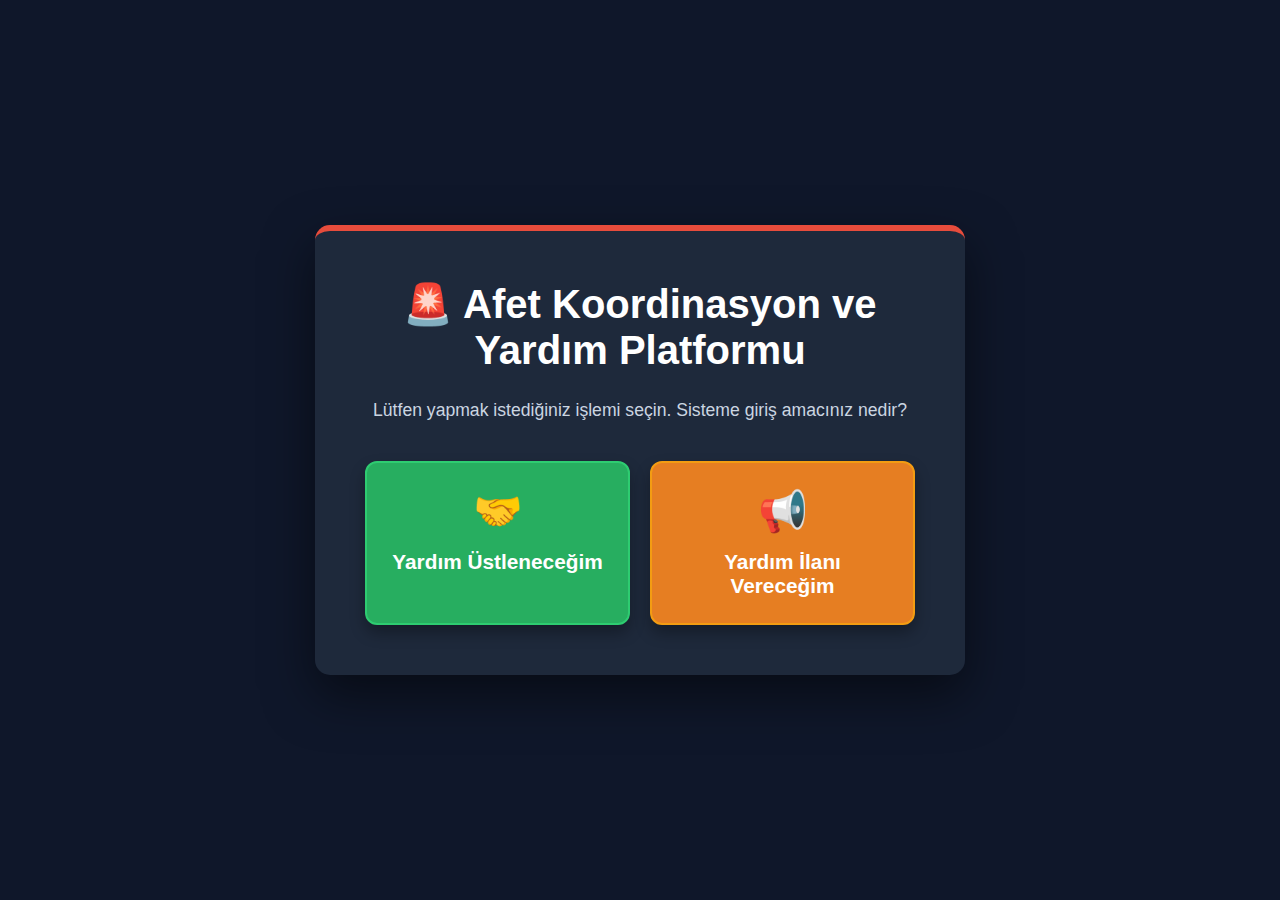
<file: index.html>
<!doctype html>
<html lang="tr">
  <head>
    <meta charset="UTF-8" />
    <meta name="viewport" content="width=device-width, initial-scale=1.0" />
    <title>Afet Koordinasyon Merkezi</title>
    <style>
      * {
        box-sizing: border-box;
        font-family: "Segoe UI", Tahoma, sans-serif;
      }
      body {
        margin: 0;
        background-color: #0f172a;
        color: white;
        display: flex;
        justify-content: center;
        align-items: center;
        min-height: 100vh; /* height yerine min-height yaptık ki taşmasın */
        padding: 20px; /* Mobilde kenarlara yapışmasın diye boşluk */
        text-align: center;
      }
      .giris-kutu {
        background: #1e293b;
        padding: 50px;
        border-radius: 15px;
        border-top: 6px solid #e74c3c;
        box-shadow: 0 20px 50px rgba(0, 0, 0, 0.5);
        max-width: 650px;
        width: 100%;
      }
      .giris-kutu h1 {
        margin-top: 0;
        font-size: 2.5rem;
      }
      .buton-grubu {
        display: flex;
        gap: 20px;
        margin-top: 40px;
        justify-content: center;
      }
      .secim-btn {
        flex: 1;
        padding: 25px;
        font-size: 1.3rem;
        font-weight: bold;
        border: none;
        border-radius: 12px;
        cursor: pointer;
        text-decoration: none;
        color: white;
        transition: 0.3s;
        display: flex;
        flex-direction: column;
        align-items: center;
        gap: 15px;
        box-shadow: 0 8px 15px rgba(0, 0, 0, 0.3);
      }
      .btn-ustlen {
        background-color: #27ae60;
        border: 2px solid #2ecc71;
      }
      .btn-ustlen:hover {
        background-color: #219150;
        transform: translateY(-5px);
        box-shadow: 0 12px 20px rgba(0, 0, 0, 0.4);
      }

      .btn-ilan {
        background-color: #e67e22;
        border: 2px solid #f39c12;
      }
      .btn-ilan:hover {
        background-color: #d35400;
        transform: translateY(-5px);
        box-shadow: 0 12px 20px rgba(0, 0, 0, 0.4);
      }

      /* =========================================
           📱 MOBİL EKRAN OPTİMİZASYONU 
           ========================================= */
      @media (max-width: 600px) {
        body {
          padding: 15px;
        }
        .giris-kutu {
          padding: 30px 20px; /* İç boşluğu daralttık ki butonlara yer kalsın */
        }
        .giris-kutu h1 {
          font-size: 1.8rem; /* Başlığı mobilde biraz küçülttük */
        }
        .buton-grubu {
          flex-direction: column;
          margin-top: 25px;
          gap: 15px; /* Butonların arasını biraz kıstık */
        }
        .secim-btn {
          padding: 15px;
          font-size: 1.1rem; /* Buton içi yazıyı optimize ettik */
        }
        .secim-btn span {
          font-size: 2rem !important; /* Emojileri bir tık küçülttük */
        }
      }
    </style>
  </head>
  <body>
    <div class="giris-kutu">
      <h1>🚨 Afet Koordinasyon ve Yardım Platformu</h1>
      <p style="color: #cbd5e1; font-size: 1.1rem; margin-bottom: 10px">
        Lütfen yapmak istediğiniz işlemi seçin. Sisteme giriş amacınız nedir?
      </p>

      <div class="buton-grubu">
        <a href="yardim-ustlen.html" class="secim-btn btn-ustlen">
          <span style="font-size: 2.5rem">🤝</span>
          Yardım Üstleneceğim
        </a>

        <a href="ilan-ver.html" class="secim-btn btn-ilan">
          <span style="font-size: 2.5rem">📢</span>
          Yardım İlanı Vereceğim
        </a>
      </div>
    </div>
  </body>
</html>
</file>
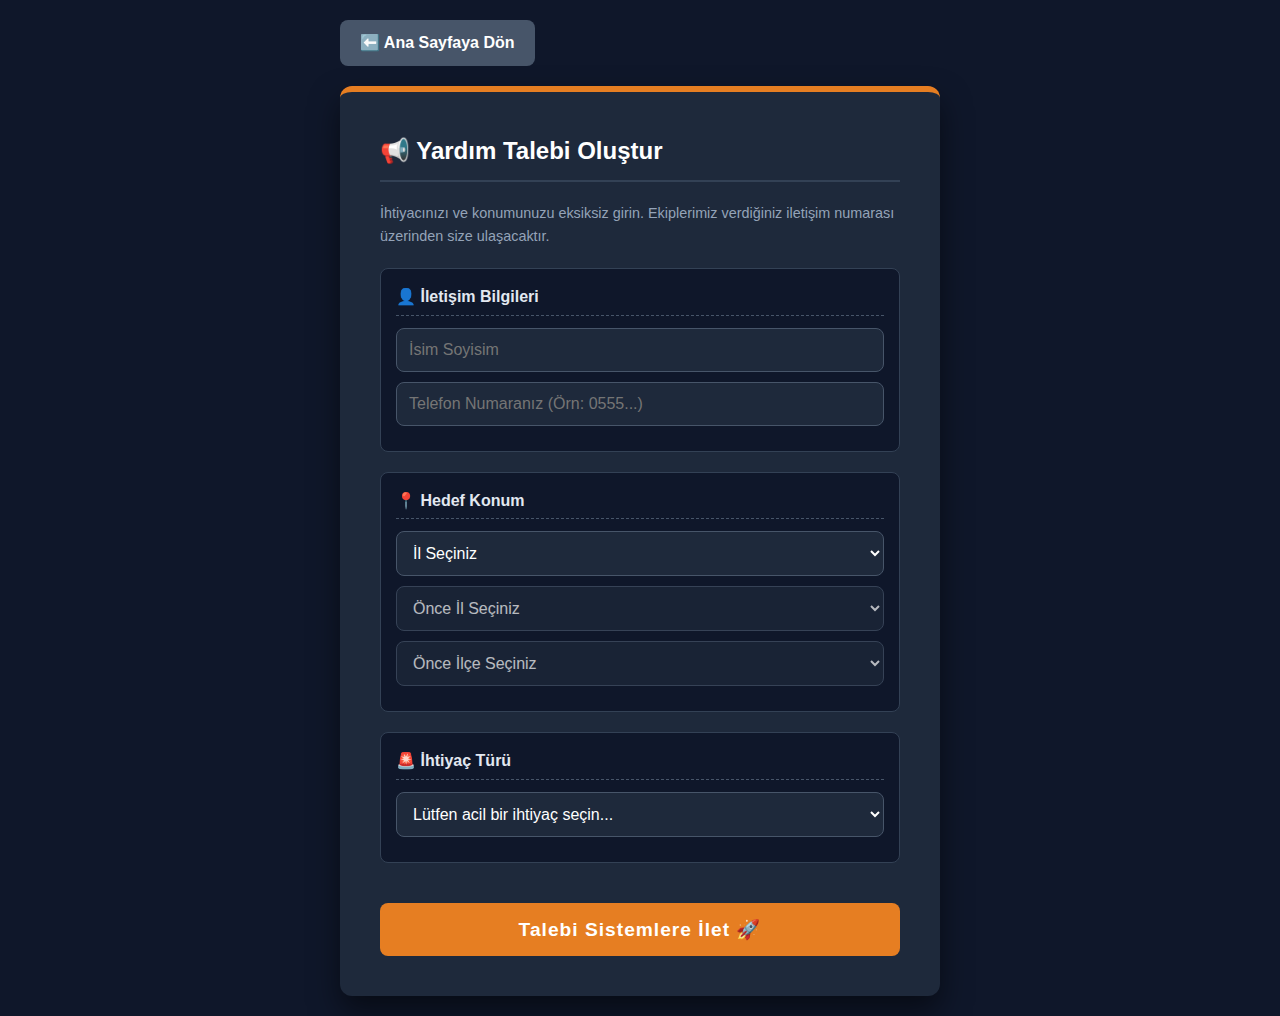
<file: ilan-ver.html>
<!doctype html>
<html lang="tr">
  <head>
    <meta charset="UTF-8" />
    <meta name="viewport" content="width=device-width, initial-scale=1.0" />
    <title>Yeni İlan Ver</title>
    <link rel="stylesheet" href="style.css" />
    <style>
      body {
        display: flex;
        flex-direction: column;
        align-items: center;
        justify-content: center;
        min-height: 100vh;
        padding: 20px;
        background-color: #0f172a;
      }
      .form-kapsayici {
        background: #1e293b;
        padding: 40px;
        border-radius: 12px;
        border-top: 6px solid #e67e22;
        box-shadow: 0 15px 30px rgba(0, 0, 0, 0.5);
        max-width: 600px;
        width: 100%;
        margin-top: 20px;
      }
      .form-kapsayici h2 {
        color: white;
        margin-top: 0;
        border-bottom: 2px solid #334155;
        padding-bottom: 10px;
      }
      .form-grup {
        margin-bottom: 20px;
        background: #0f172a;
        padding: 15px;
        border-radius: 8px;
        border: 1px solid #334155;
      }
      .form-grup label {
        display: block;
        color: #e2e8f0;
        margin-bottom: 12px;
        font-weight: bold;
        border-bottom: 1px dashed #475569;
        padding-bottom: 5px;
      }
      .form-grup input,
      .form-grup select,
      .form-grup textarea {
        width: 100%;
        padding: 12px;
        border-radius: 8px;
        border: 1px solid #475569;
        background: #1e293b;
        color: white;
        font-size: 1rem;
        margin-bottom: 10px;
      }
      .form-grup input:focus,
      .form-grup select:focus,
      .form-grup textarea:focus {
        outline: none;
        border-color: #e67e22;
      }
      .geri-btn {
        background: #475569;
        color: white;
        padding: 10px 20px;
        text-decoration: none;
        border-radius: 8px;
        font-weight: bold;
        display: inline-block;
        transition: 0.3s;
      }
      .geri-btn:hover {
        background: #334155;
        transform: translateX(-5px);
      }
      #ozel-ilan-alani {
        display: none;
      }
    </style>
  </head>
  <body>
    <div style="width: 100%; max-width: 600px">
      <a href="index.html" class="geri-btn">⬅️ Ana Sayfaya Dön</a>
    </div>

    <div class="form-kapsayici">
      <h2>📢 Yardım Talebi Oluştur</h2>
      <p style="color: #94a3b8; font-size: 0.9rem; margin-bottom: 20px">
        İhtiyacınızı ve konumunuzu eksiksiz girin. Ekiplerimiz verdiğiniz
        iletişim numarası üzerinden size ulaşacaktır.
      </p>

      <form id="yeni-ilan-formu">
        <div class="form-grup">
          <label>👤 İletişim Bilgileri</label>
          <input
            type="text"
            id="ilan-isim"
            placeholder="İsim Soyisim"
            required
          />
          <input
            type="tel"
            id="telefon"
            placeholder="Telefon Numaranız (Örn: 0555...)"
            pattern="[0-9]{10,11}"
            title="Lütfen 10 veya 11 haneli geçerli bir numara girin"
            required
          />
        </div>

        <div class="form-grup">
          <label>📍 Hedef Konum</label>
          <select id="ilan-sehir" onchange="ilceDoldur()" required>
            <option value="">İl Seçiniz</option>
          </select>
          <select id="ilan-ilce" onchange="mahalleDoldur()" disabled required>
            <option value="">Önce İl Seçiniz</option>
          </select>
          <select id="ilan-mahalle" disabled required>
            <option value="">Önce İlçe Seçiniz</option>
          </select>
        </div>

        <div class="form-grup">
          <label>🚨 İhtiyaç Türü</label>
          <select id="ihtiyac-secimi" required>
            <option value="">Lütfen acil bir ihtiyaç seçin...</option>
            <option value="1">Bebek Maması ve Temiz Su</option>
            <option value="2">Öğrenci Evinde Boş Oda (Barınma)</option>
            <option value="3">İnsülin ve Soğutucu Çanta</option>
            <option value="4">Geçici Yuva veya Klinik Aracı (Hayvanlar)</option>
            <option value="5">Ücretsiz YKS Matematik Dersi</option>
            <option value="6">İkinci El Laptop İhtiyacı</option>
            <option value="7">Gönüllü Psikolog Desteği</option>
            <option value="8">Powerbank ve Şarj İstasyonu</option>
            <option value="ozel" style="font-weight: bold; color: #e67e22">
              ⚠️ Farklı Bir İhtiyacım Var (Özel İlan)
            </option>
          </select>
        </div>

        <div
          id="ozel-ilan-alani"
          class="form-grup"
          style="border-color: #e67e22"
        >
          <label style="color: #e67e22">⚠️ Özel İlan Detayları</label>
          <input
            type="text"
            id="ilan-baslik"
            placeholder="Örn: 3 Aile için Çadır İhtiyacı"
          />
          <textarea
            id="ilan-aciklama"
            rows="4"
            placeholder="Durumu ve tam ihtiyacı anlatın..."
          ></textarea>
        </div>

        <button
          type="submit"
          class="gonder-btn"
          style="
            width: 100%;
            padding: 15px;
            background: #e67e22;
            color: white;
            border: none;
            border-radius: 8px;
            font-size: 1.2rem;
            font-weight: bold;
            cursor: pointer;
          "
        >
          Talebi Sistemlere İlet 🚀
        </button>
      </form>
    </div>

    <script>
      const lojistikAg = {
        Düzce: {
          Merkez: ["Kültür Mah.", "Uzunmustafa Mah.", "Konuralp"],
          Akçakoca: ["Osmaniye Mah.", "Yalı Mah."],
        },
        Hatay: {
          Antakya: ["Emek Mah.", "Cebrail Mah."],
          Defne: ["Armutlu Mah.", "Sümerler Mah."],
        },
        Kahramanmaraş: { Pazarcık: ["Narlı Mah."], Elbistan: ["Güneşli Mah."] },
      };

      document.addEventListener("DOMContentLoaded", () => {
        const sehirSelect = document.getElementById("ilan-sehir");
        for (let sehir in lojistikAg) {
          sehirSelect.add(new Option(sehir, sehir));
        }
      });

      function ilceDoldur() {
        const sehir = document.getElementById("ilan-sehir").value;
        const ilceSel = document.getElementById("ilan-ilce");
        const mahSel = document.getElementById("ilan-mahalle");

        ilceSel.innerHTML = '<option value="">İlçe Seçiniz</option>';
        mahSel.innerHTML = '<option value="">Önce İlçe Seçiniz</option>';
        mahSel.disabled = true;

        if (sehir) {
          ilceSel.disabled = false;
          for (let ilce in lojistikAg[sehir]) {
            ilceSel.add(new Option(ilce, ilce));
          }
        } else {
          ilceSel.disabled = true;
        }
      }

      function mahalleDoldur() {
        const sehir = document.getElementById("ilan-sehir").value;
        const ilce = document.getElementById("ilan-ilce").value;
        const mahSel = document.getElementById("ilan-mahalle");

        mahSel.innerHTML = '<option value="">Mahalle Seçiniz</option>';

        if (ilce) {
          mahSel.disabled = false;
          lojistikAg[sehir][ilce].forEach((m) => mahSel.add(new Option(m, m)));
        } else {
          mahSel.disabled = true;
        }
      }

      const secimKutusu = document.getElementById("ihtiyac-secimi");
      const ozelAlan = document.getElementById("ozel-ilan-alani");
      const baslikInput = document.getElementById("ilan-baslik");
      const aciklamaInput = document.getElementById("ilan-aciklama");

      secimKutusu.addEventListener("change", function () {
        if (this.value === "ozel") {
          ozelAlan.style.display = "block";
          baslikInput.required = true;
          aciklamaInput.required = true;
        } else {
          ozelAlan.style.display = "none";
          baslikInput.required = false;
          aciklamaInput.required = false;
        }
      });

      document
        .getElementById("yeni-ilan-formu")
        .addEventListener("submit", function (e) {
          e.preventDefault();
          const secilenDeger = secimKutusu.value;
          const isim = document.getElementById("ilan-isim").value;

          if (secilenDeger === "ozel") {
            alert(
              `Sayın ${isim}, özel ilanınız tarafımıza ulaştırılmıştır. Ekiplerimiz en kısa sürede dönüş yapacaktır.`,
            );
            this.reset();
            ozelAlan.style.display = "none";
            window.location.href = "index.html";
          } else {
            let canliIlanlar = JSON.parse(localStorage.getItem("canliIlanlar"));

            if (!canliIlanlar) {
              canliIlanlar = [
                {
                  id: "1",
                  kategori: "gida",
                  baslik: "Bebek Maması ve Temiz Su",
                  aciklama:
                    "Bölgedeki 3 aile için acil 1 numara bebek maması ve 5 damacana su ihtiyacı.",
                  talepSayisi: 47,
                },
                {
                  id: "2",
                  kategori: "barinma",
                  baslik: "Öğrenci Evinde Boş Oda",
                  aciklama: "Öğrenciyim geçici olarak kalacak yer arıyorum.",
                  talepSayisi: 14,
                },
                {
                  id: "3",
                  kategori: "saglik",
                  baslik: "İnsülin ve Soğutucu Çanta",
                  aciklama:
                    "Tip 1 diyabet hastası için acil insülin kalemi ve soğutucu çanta desteği.",
                  talepSayisi: 28,
                },
                {
                  id: "4",
                  kategori: "hayvanlar",
                  baslik: "Geçici Yuva veya Klinik Aracı",
                  aciklama:
                    "Yaralı 2 kedi için acil nakil aracı ve geçici yuva sağlayabilecek gönüllüler aranıyor.",
                  talepSayisi: 9,
                },
                {
                  id: "5",
                  kategori: "egitim",
                  baslik: "Ücretsiz YKS Matematik Dersi",
                  aciklama:
                    "Sınava hazırlanan depremzede öğrencilere online veya yüz yüze matematik desteği.",
                  talepSayisi: 35,
                },
                {
                  id: "6",
                  kategori: "esya",
                  baslik: "İkinci El Laptop İhtiyacı",
                  aciklama:
                    "Uzaktan eğitim gören üniversite öğrencisi için çalışır durumda bilgisayar.",
                  talepSayisi: 12,
                },
                {
                  id: "7",
                  kategori: "psikoloji",
                  baslik: "Gönüllü Psikolog Desteği",
                  aciklama:
                    "Çocuklar için oyun terapisi ve yetişkinler için travma sonrası destek sağlayacak uzman.",
                  talepSayisi: 22,
                },
                {
                  id: "8",
                  kategori: "lojistik",
                  baslik: "Powerbank ve Şarj İstasyonu",
                  aciklama:
                    "İletişimin kopmaması için çadır kente acil çoklu şarj istasyonu ve dolu powerbank'ler.",
                  talepSayisi: 56,
                },
              ];
            }

            const ilan = canliIlanlar.find(
              (i) => String(i.id) === String(secilenDeger),
            );
            if (ilan) {
              ilan.talepSayisi += 1;
              localStorage.setItem(
                "canliIlanlar",
                JSON.stringify(canliIlanlar),
              );

              alert(
                `Talebiniz alındı Sayın ${isim}! Lojistik ekiplerimiz sizinle irtibata geçecektir. Ana panele yönlendiriliyorsunuz...`,
              );
              setTimeout(() => {
                window.location.assign("yardim-ustlen.html");
              }, 500);
            }
          }
        });
    </script>
  </body>
</html>
</file>
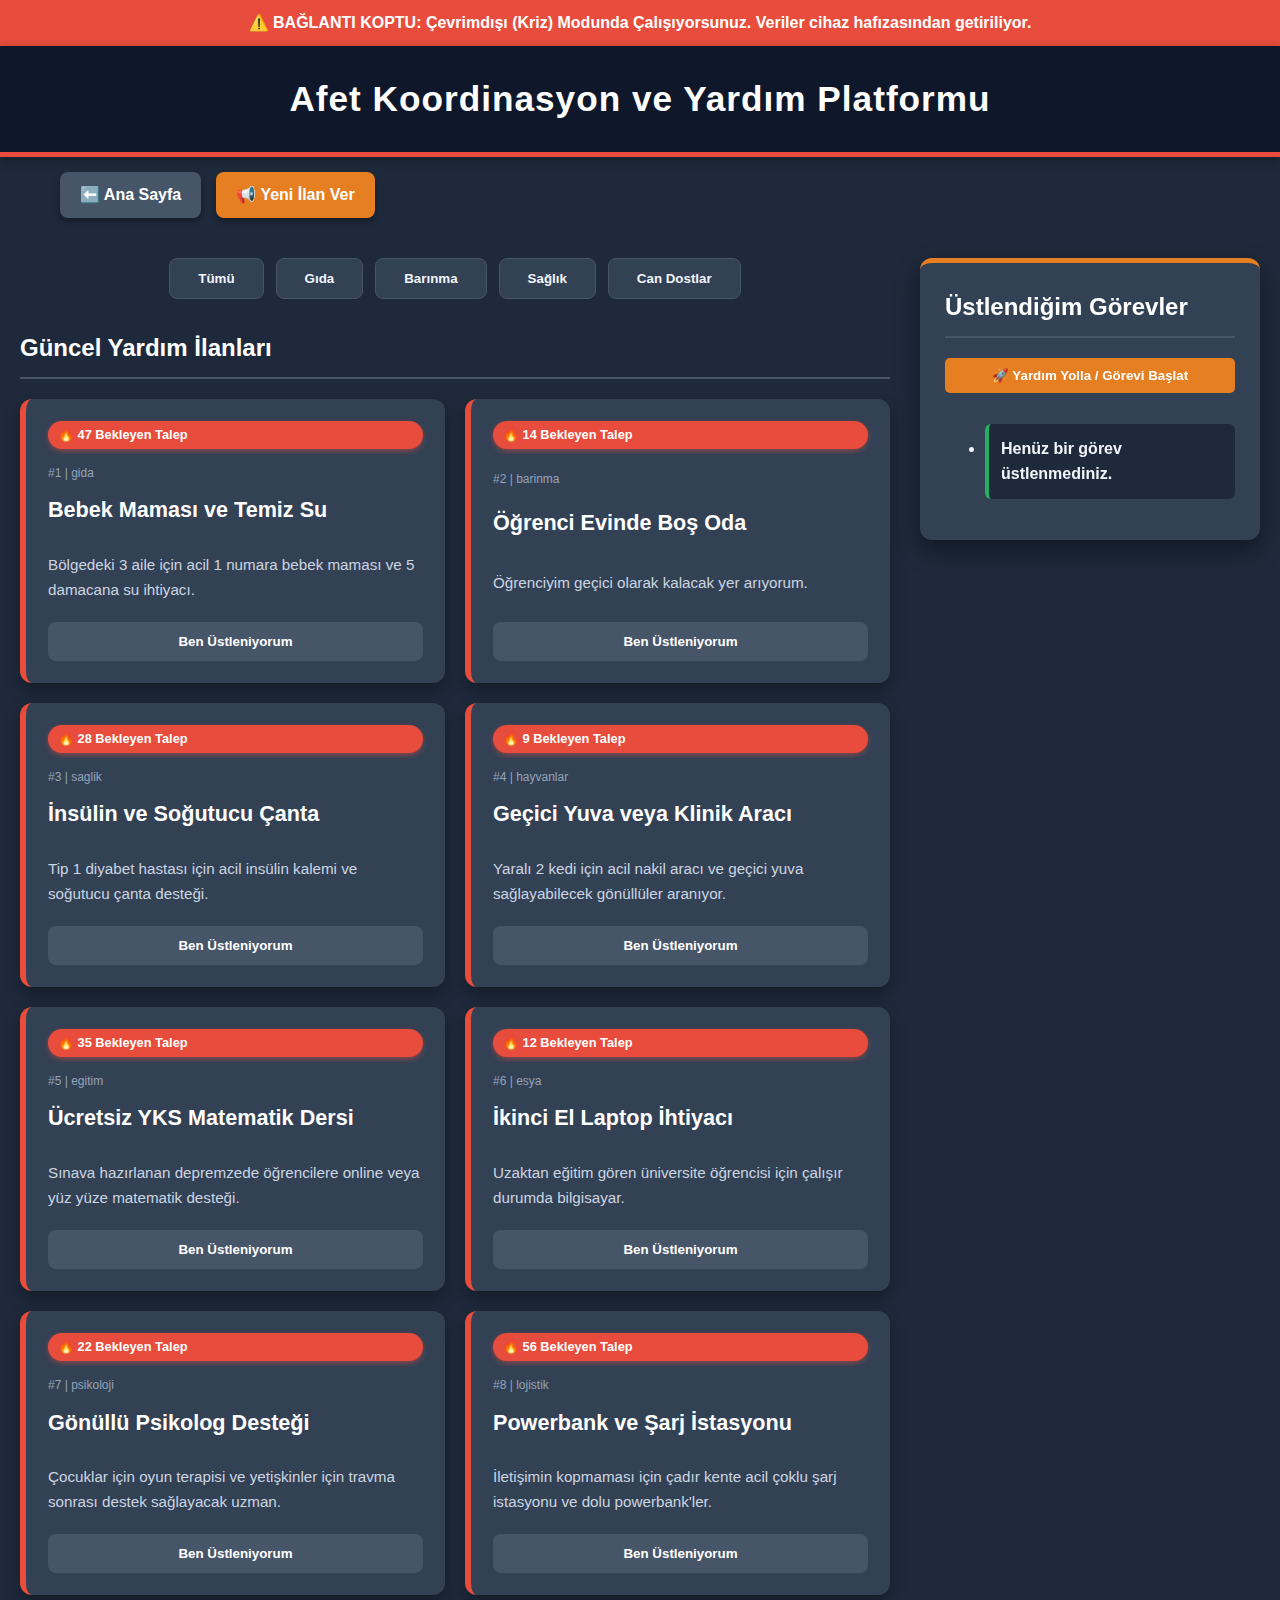
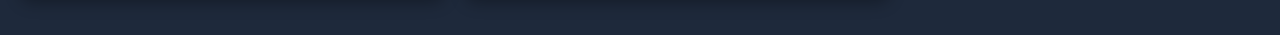
<file: yardim-ustlen.html>
<!doctype html>
<html lang="tr">
  <head>
    <meta charset="UTF-8" />
    <meta name="viewport" content="width=device-width, initial-scale=1.0" />
    <title>Yardım Üstlen</title>
    <link rel="stylesheet" href="style.css" />
  </head>
  <body>
    <div
      id="kriz-bandi"
      style="
        display: none;
        background: #e74c3c;
        color: white;
        text-align: center;
        padding: 10px;
        font-weight: bold;
      "
    >
      ⚠️ BAĞLANTI KOPTU: Çevrimdışı (Kriz) Modunda Çalışıyorsunuz. Veriler cihaz
      hafızasından getiriliyor.
    </div>

    <header>
      <h1>Afet Koordinasyon ve Yardım Platformu</h1>
    </header>
    <div class="ust-menuler">
      <a href="index.html" class="nav-btn btn-geri">⬅️ Ana Sayfa</a>
      <a href="ilan-ver.html" class="nav-btn btn-ilan">📢 Yeni İlan Ver</a>
    </div>

    <div class="container">
      <div class="ana-layout">
        <div class="sol-panel">
          <div class="kategoriler">
            <button onclick="kategoriFiltrele('Hepsi')">Tümü</button>
            <button onclick="kategoriFiltrele('gida')">Gıda</button>
            <button onclick="kategoriFiltrele('barinma')">Barınma</button>
            <button onclick="kategoriFiltrele('saglik')">Sağlık</button>
            <button onclick="kategoriFiltrele('hayvanlar')">Can Dostlar</button>
          </div>

          <h2>Güncel Yardım İlanları</h2>
          <div id="ilan-listesi" class="grid-yapi"></div>
        </div>

        <div class="sag-panel">
          <h2>Üstlendiğim Görevler</h2>
          <button
            id="btn-yardim-yolla"
            style="
              width: 100%;
              background: #e67e22;
              color: white;
              padding: 10px;
              border: none;
              border-radius: 5px;
              font-weight: bold;
              cursor: pointer;
              margin-bottom: 15px;
            "
          >
            🚀 Yardım Yolla / Görevi Başlat
          </button>
          <ul id="gorevlerim-listesi"></ul>
        </div>
      </div>
    </div>

    <div id="yardim-modal" class="modal-arkaplan">
      <div class="modal-kutu">
        <span id="modal-kapat" class="kapat-btn">&times;</span>
        <h3 style="color: #ffffff; margin-top: 0">
          📍 Lojistik ve Hedef Bilgileri
        </h3>
        <p style="font-size: 0.9rem; color: #f1f5f9">
          Lütfen yardımı ulaştıracağınız tam konumu seçin.
        </p>

        <form id="yardim-formu">
          <input type="text" id="isim" placeholder="İsim Soyisim" required />
          <input
            type="tel"
            id="telefon"
            placeholder="Telefon Numaranız (Örn: 0555...)"
            pattern="[0-9]{10,11}"
            title="Lütfen 10 veya 11 haneli geçerli bir numara girin"
            required
          />

          <select id="sehir" onchange="ilceDoldur()" required>
            <option value="">İl Seçiniz</option>
          </select>

          <select id="ilce" onchange="mahalleDoldur()" disabled required>
            <option value="">Önce İl Seçiniz</option>
          </select>

          <select id="mahalle" disabled required>
            <option value="">Önce İlçe Seçiniz</option>
          </select>

          <button type="submit" class="gonder-btn">Talebi İlet</button>
        </form>
      </div>
    </div>

    <script src="app.js"></script>
  </body>
</html>
</file>
<file: style.css>
* { box-sizing: border-box; font-family: 'Segoe UI', Tahoma, sans-serif; }

/* 1. ANA ZEMİN: Monitörde parlamayan, tok bir lacivert-gri tonu */
body { margin: 0; background-color: #1e293b; color: #f1f5f9; line-height: 1.6; }

/* 2. ÜST BİLGİ BARI (Koyu Lacivert + Kırmızı Aciliyet Çizgisi) */
header { 
    background-color: #0f172a; 
    color: white; 
    padding: 25px; 
    text-align: center; 
    border-bottom: 5px solid #e74c3c; 
    box-shadow: 0 4px 10px rgba(0,0,0,0.3);
}
header h1 { margin: 0; font-size: 2.2rem; letter-spacing: 1px; }

/* 3. ANA KAPSAYICI */
.container { max-width: 1400px; margin: 40px auto; padding: 0 20px; }

/* 4. KATEGORİ FİLTRE BUTONLARI */
.kategoriler { display: flex; gap: 12px; margin-bottom: 30px; justify-content: center; flex-wrap: wrap; }
.kategoriler button { 
    padding: 12px 28px; background: #334155; color: #f1f5f9; 
    border: 1px solid #475569; border-radius: 8px; cursor: pointer; 
    font-weight: 700; transition: all 0.3s ease; 
}
.kategoriler button:hover { background: #e67e22; border-color: #e67e22; color: white; transform: translateY(-2px); }

/* 5. ANA DÜZEN */
.ana-layout { display: flex; gap: 30px; flex-wrap: wrap; }
.sol-panel { flex: 3; min-width: 300px; }

/* SAĞ PANEL (Görev Listesi Kutusu) */
.sag-panel { 
    flex: 1; min-width: 280px; background: #334155; padding: 25px; 
    border-radius: 12px; border-top: 5px solid #e67e22; 
    box-shadow: 0 10px 25px rgba(0,0,0,0.4); 
    height: fit-content; position: sticky; top: 20px; 
}

.sol-panel h2, .sag-panel h2 { color: #ffffff; margin-top: 0; border-bottom: 2px solid #475569; padding-bottom: 10px; }

/* 6. İLAN KARTLARI (Koyu Lacivert Kartlar, Açık Yazılar) */
.grid-yapi { display: grid; grid-template-columns: repeat(auto-fill, minmax(280px, 1fr)); gap: 20px; }

.ilan-karti { 
    background: #334155; padding: 22px; border-radius: 12px; 
    border-left: 6px solid #e74c3c; 
    box-shadow: 0 8px 16px rgba(0,0,0,0.3); 
    display: flex; flex-direction: column; justify-content: space-between; transition: all 0.3s ease; 
}
.ilan-karti:hover { transform: translateY(-5px); box-shadow: 0 12px 24px rgba(0,0,0,0.5); background: #3e4e63; }
.ilan-karti h3 { margin: 10px 0; color: #ffffff; font-size: 1.35rem; }
.ilan-karti p { color: #cbd5e1; font-size: 0.95rem; margin-bottom: 20px; }

/* BUTONLAR */
.ilan-karti button { width: 100%; padding: 12px; background: #27ae60; color: white; font-weight: bold; border: none; border-radius: 8px; cursor: pointer; transition: 0.3s; }
.ilan-karti button:hover { background: #2ecc71; transform: scale(1.02); }

/* 7. GÖREV LİSTESİ SATIRLARI */
#gorevlerim-listesi li { margin-bottom: 12px; padding: 12px; background: #1e293b; border-radius: 6px; border-left: 4px solid #27ae60; color: #f1f5f9; font-weight: 600; }


.modal-arkaplan {
    display: none;
    position: fixed;
    top: 0;
    left: 0;
    width: 100%;
    height: 100%;
    background: rgba(0, 0, 0, 0.85); /* Arka planı koyulaştır */
    z-index: 1000;
    justify-content: center;
    align-items: center;
}

/* Modal kutusu aynı kalıyor */
.modal-kutu {
    background: #1e272e; /* Modern Kriz Antrasiti */
    padding: 30px;
    border-radius: 10px;
    width: 90%;
    max-width: 480px; /* PC'de çok yayılmasın */
    position: relative;
    border-top: 6px solid var(--kriz-turuncu); /* PraTech/Kriz Turuncusu */
    box-shadow: 0 15px 30px rgba(0, 0, 0, 0.5);
    display: flex;
    flex-direction: column;
    gap: 10px;
}

/* Başlık ve Kapatma Butonu aynı kalıyor */
.modal-kutu h3 { color: #ffffff !important; margin-top: 0; font-size: 1.5rem; display: flex; align-items: center; gap: 8px;}
.kapat-btn { position: absolute; top: 15px; right: 20px; font-size: 28px; font-weight: bold; cursor: pointer; color: #7f8c8d; }
.kapat-btn:hover { color: var(--kriz-kirmizi); }

/* --- İŞTE İSTENEN DİKEY MANTIK --- */
#yardim-formu {
    display: flex;
    flex-direction: column; /* Her eleman alt alta dizilecek */
    gap: 15px; /* Aralarındaki boşluk */
    margin-top: 15px;
}

/* --- FORM ALANLARI (INPUT & SELECT) GÜNCELLEMESİ --- */
#yardim-formu input,
#yardim-formu select {
    padding: 12px;
    border: 2px solid #ecf0f1;
    border-radius: 6px;
    font-size: 1rem;
    color: #ffffff; /* Yazılar artık BEYAZ */
    background-color: #2c3e50; /* Alanlar koyu */
    transition: 0.3s;
    width: 100%; /* Tam genişlik */
}

/* --- YAZILARI BEYAZ YAPMA (PLACEHOLDER) --- */
#yardim-formu input::placeholder,
#yardim-formu select option:first-child {
    color: #f1f5f9; /* Placeholder ve ilk seçenek BEYAZIMSI/ÇOK AÇIK GRİ */
    opacity: 0.8;
}

/* Odaklanınca kenarlık turuncu olsun */
#yardim-formu input:focus,
#yardim-formu select:focus {
    outline: none;
    border-color: var(--kriz-turuncu);
    background-color: #34495e;
}

/* Devre dışı alanlar soluk */
#yardim-formu select:disabled {
    background-color: #bdc3c7;
    cursor: not-allowed;
    color: #7f8c8d;
}

/* --- GÖNDER BUTONU DİKEY VE TAM GENİŞLİK --- */
.gonder-btn {
    background: var(--kriz-koyu);
    color: white;
    padding: 14px;
    margin-top: 10px;
    border: none;
    border-radius: 6px;
    font-weight: bold;
    font-size: 1.1rem;
    cursor: pointer;
    transition: 0.3s;
    width: 100%; /* Tam genişlik */
}
.gonder-btn:hover {
    background: var(--kriz-yesil);
}

/* --- DUYARLI DÜZENLEME (MOBILE-FIRST) --- */
@media (max-width: 768px) {
    .modal-kutu {
        width: 95%; /* Telefonda kenarlardan daha az boşluk */
        padding: 20px;
    }
    .modal-kutu h3 { font-size: 1.2rem; }
}

.btn-notr {
    background-color: #475569 !important; /* Tok ve şık bir endüstriyel gri */
    color: #ffffff !important;
    font-weight: bold !important;
    transition: 0.3s !important;
}

/* Gri butonun üzerine mouse gelince hafif koyulaşsın */
.btn-notr:hover {
    background-color: #334155 !important; 
    transform: scale(1.02) !important;
}

/* 2. Seçilmiş Hali - TIKLANINCA YEŞİLE DÖNECEK */
.btn-secildi {
    background-color: #27ae60 !important; /* Görevin alındığını belli eden net yeşil */
    color: #ffffff !important;
    font-weight: bold !important;
    transition: 0.3s !important;
}

/* Yeşil butonun üzerine mouse gelince */
.btn-secildi:hover {
    background-color: #219150 !important;
}


/* 1. Modal (Form) Kutusunun Etrafına Turuncu Çerçeve */
.modal-kutu {
    border: 2px solid #e67e22 !important; /* Kutunun her tarafını turuncu sarar */
    border-top: 6px solid #e67e22 !important; /* Üst tarafı ekstra kalın kalsın */
}

/* 2. Talebi İlet Butonu (Aciliyet ve Odak Rengi) */
.gonder-btn {
    background-color: #e67e22 !important; /* PraTech / Acil Durum Turuncusu */
    color: #ffffff !important;
    padding: 15px !important;
    margin-top: 20px !important;
    border: none !important;
    border-radius: 8px !important;
    font-weight: 800 !important;
    font-size: 1.2rem !important;
    letter-spacing: 1px !important;
    cursor: pointer !important;
    transition: 0.3s !important;
    width: 100% !important;
}

/* Butonun üzerine mouse gelince hafif koyulaşsın ve büyüsün */
.gonder-btn:hover {
    background-color: #d35400 !important;
    transform: scale(1.02) !important;
}

.talep-sayaci {
    background-color: #e74c3c;
    color: white;
    padding: 4px 10px;
    border-radius: 20px;
    font-size: 0.8rem;
    font-weight: bold;
    display: inline-block;
    margin-bottom: 10px;
    box-shadow: 0 2px 5px rgba(231, 76, 60, 0.5);
    animation: pulse 2s infinite; /* Sayı dikkat çeksin diye hafifçe yanıp söner */
}

@keyframes pulse {
    0% { transform: scale(1); }
    50% { transform: scale(1.05); }
    100% { transform: scale(1); }
}
.ust-menuler {
    display: flex;
    gap: 15px;
    max-width: 1200px;
    margin: 15px auto 20px auto; /* Yukarıdan ve aşağıdan boşluk bırakarak ortalar */
    padding: 0 20px;
}

.nav-btn {
    padding: 10px 20px;
    border-radius: 8px;
    text-decoration: none; /* Linklerin altındaki çizgiyi yok eder */
    font-weight: bold;
    color: white;
    transition: 0.3s;
    display: flex;
    align-items: center;
    gap: 8px;
    box-shadow: 0 4px 6px rgba(0,0,0,0.3);
}

/* Ana Sayfa Butonu (Ağırbaşlı Gri) */
.btn-geri {
    background-color: #475569;
}
.btn-geri:hover {
    background-color: #334155;
    transform: translateY(-2px); /* Üzerine gelince hafifçe havaya kalkar */
}

/* İlan Ver Butonu (Dikkat Çekici Turuncu) */
.btn-ilan {
    background-color: #e67e22;
}
.btn-ilan:hover {
    background-color: #d35400;
    transform: translateY(-2px);
}

@media (max-width: 768px) {
    .ana-layout {
        display: flex;
        flex-direction: column; /* Mobilde elemanları alt alta diz */
    }

    .sag-panel {
        order: -1; /* Eksi 1 değeri vererek sağ paneli EN TEPEYE fırlatırız */
        margin-bottom: 25px; /* Altına gelecek olan ilanlarla arasına boşluk koy */
        position: static !important; /* Eğer masaüstü için sticky (yapışkan) yaptıysak mobilde iptal et */
        width: 100%;
    }
    
    /* Mobilde kategorilerin taşmasını veya daralmasını engellemek için */
    .kategoriler {
        justify-content: center;
        flex-wrap: wrap;
    }
}
</file>
